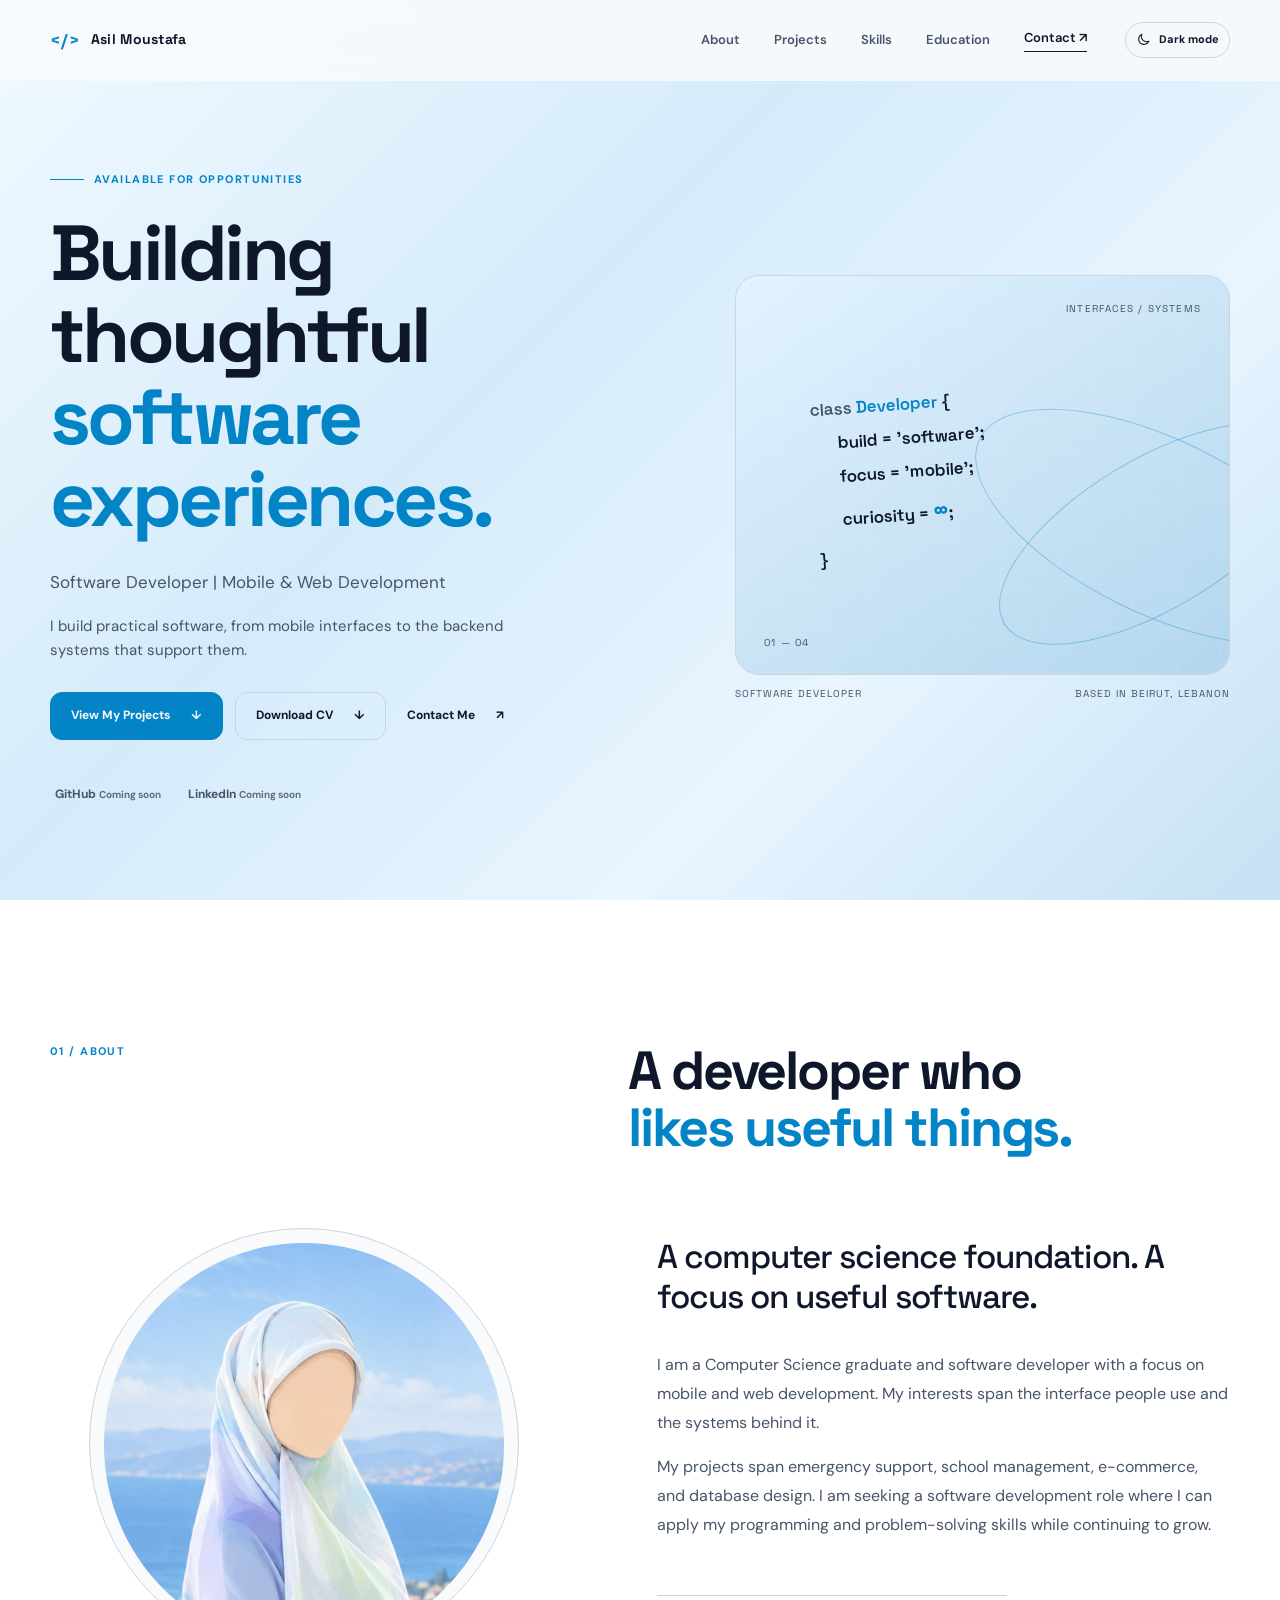
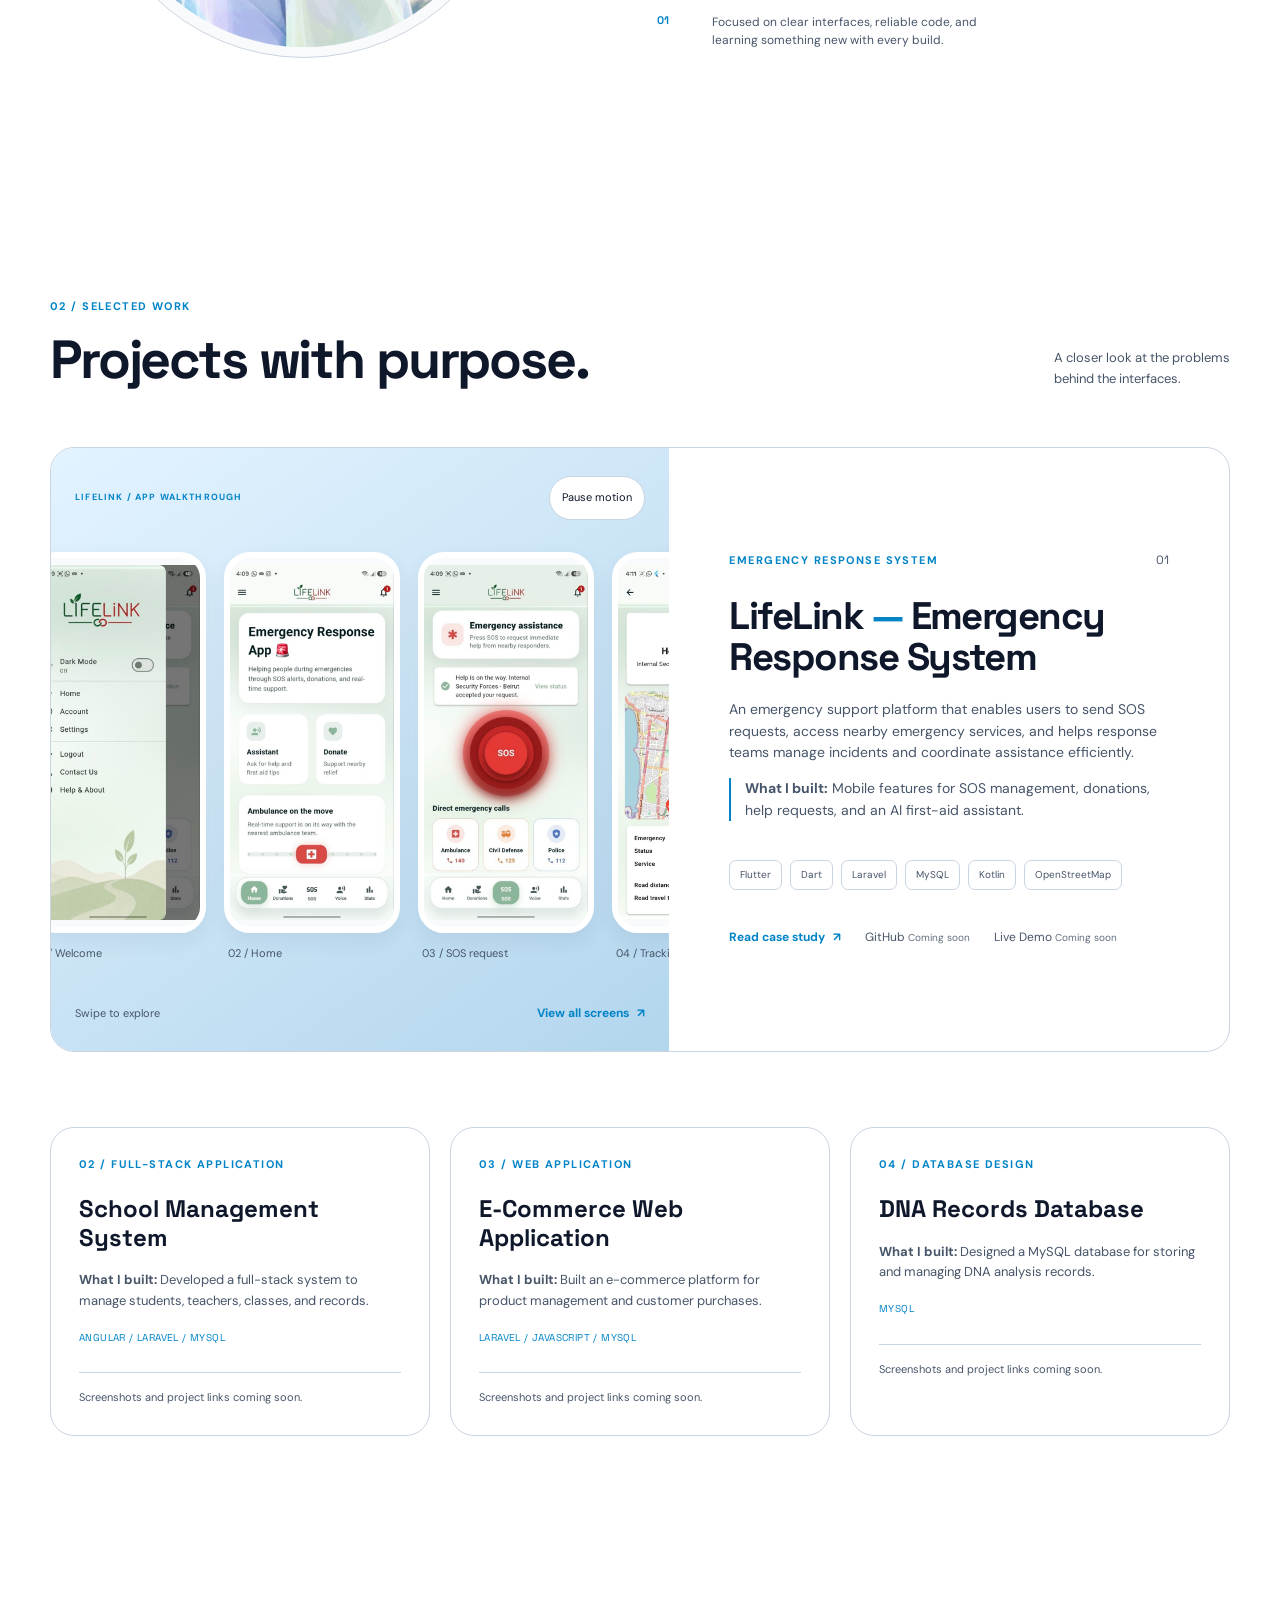
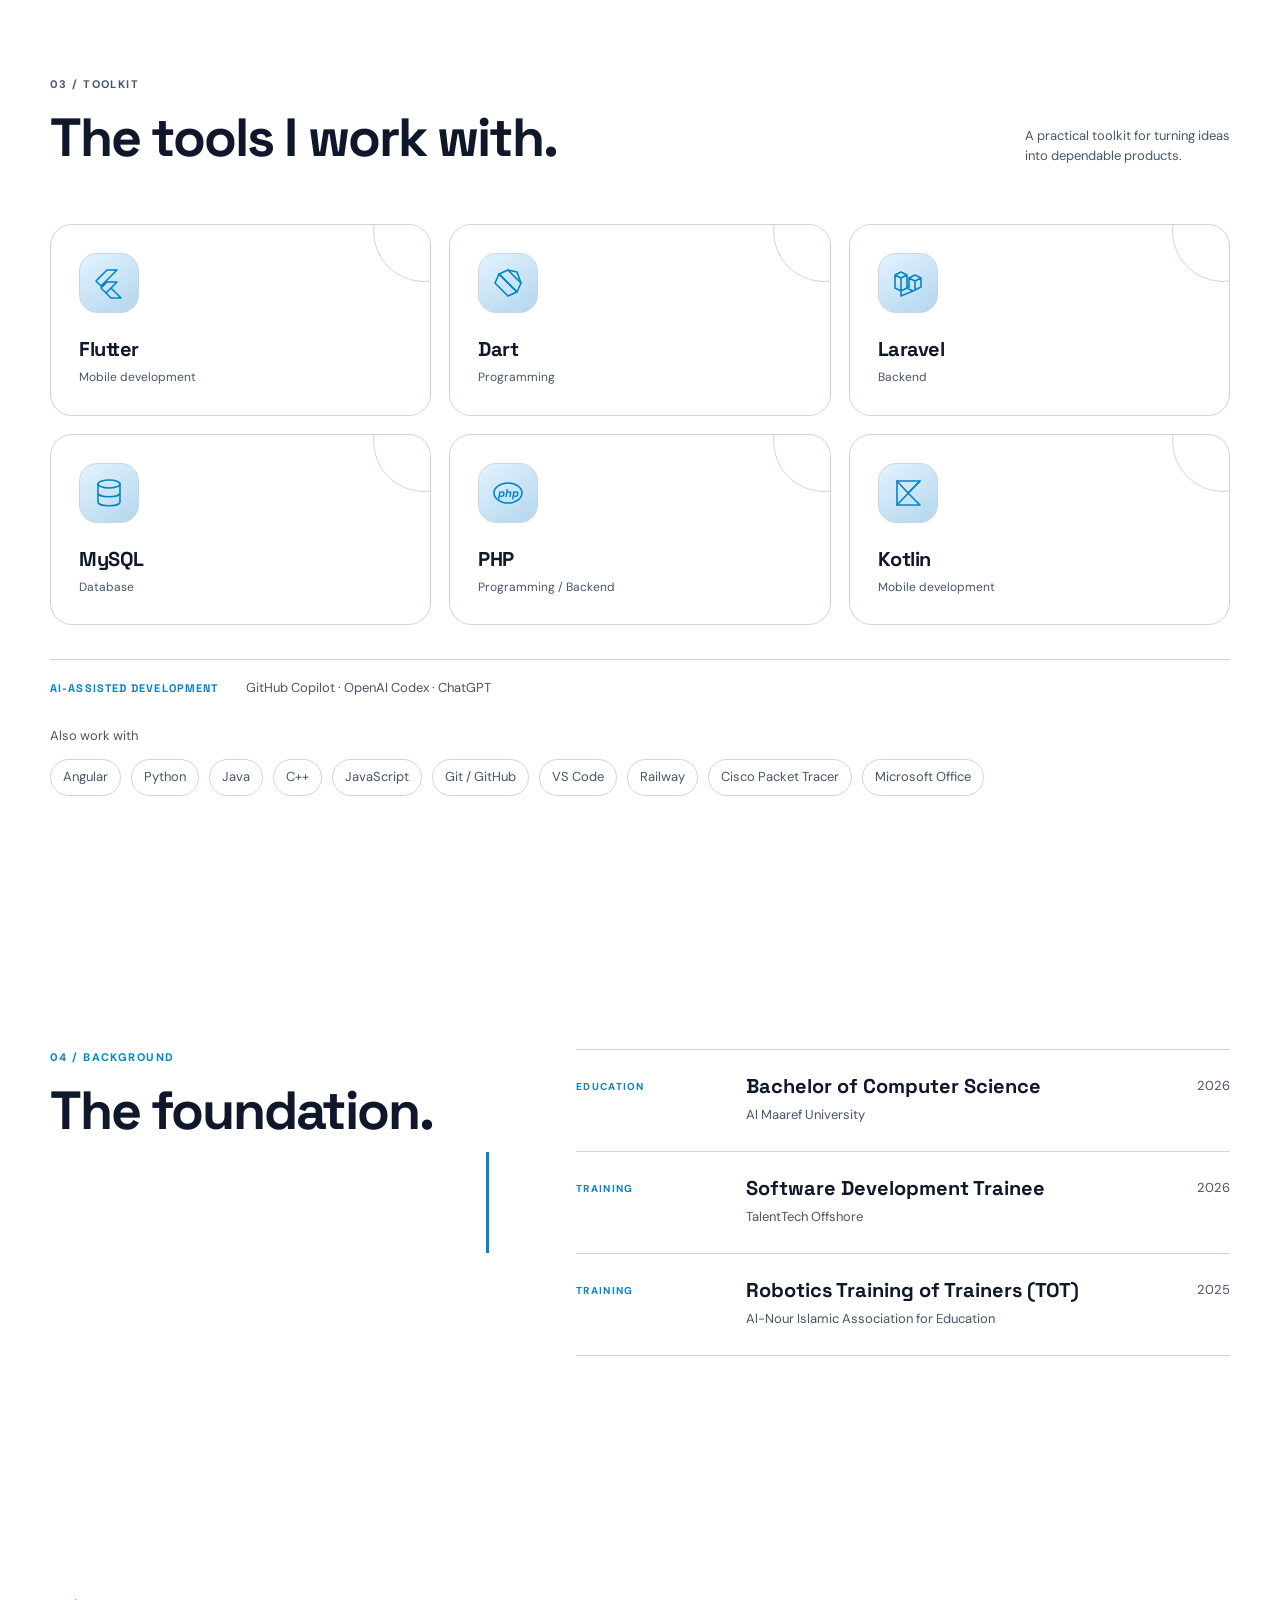
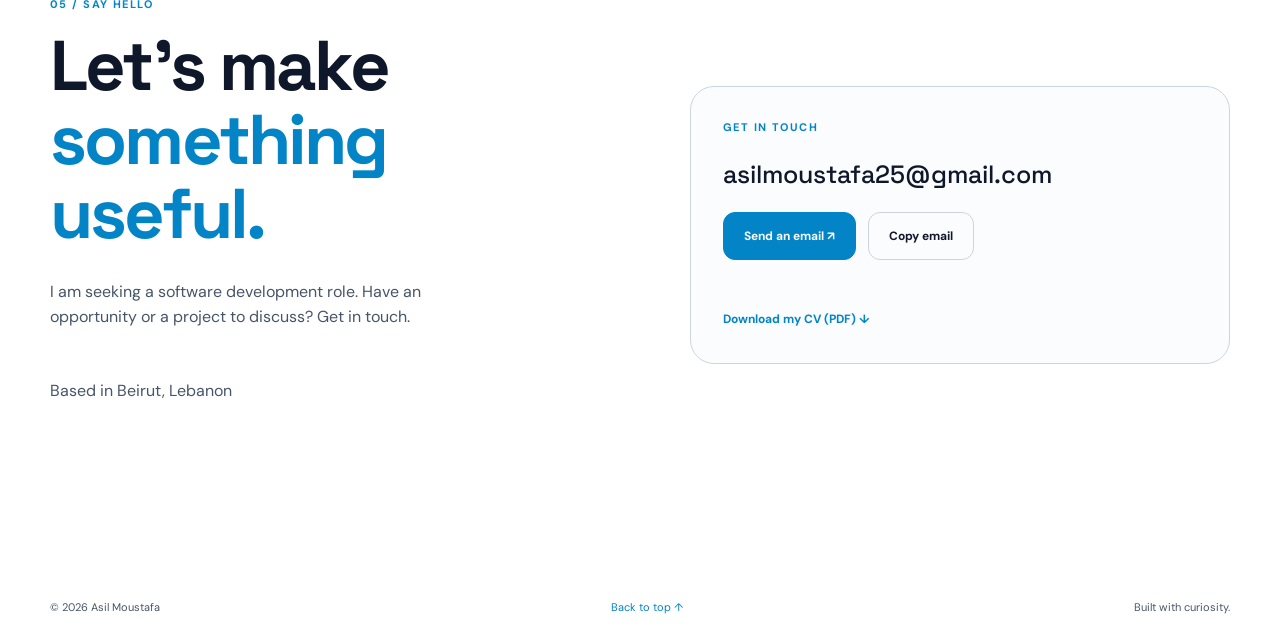
<file: index.html>
<!DOCTYPE html>
<html lang="en">
<head>
  <meta charset="UTF-8">
  <meta name="viewport" content="width=device-width, initial-scale=1.0">
  <meta name="description" content="Asil Moustafa - Computer Science Graduate | Software Developer | Focused on Mobile Development">
  <title>Asil Moustafa | Software Developer</title>
  <link rel="preconnect" href="https://fonts.googleapis.com">
  <link rel="preconnect" href="https://fonts.gstatic.com" crossorigin>
  <link href="https://fonts.googleapis.com/css2?family=DM+Sans:wght@400;500;600;700&family=Space+Grotesk:wght@500;600;700&display=swap" rel="stylesheet">
  <script>
    (() => {
      let savedTheme;
      try { savedTheme = localStorage.getItem('portfolio-theme'); } catch {}
      const systemTheme = window.matchMedia('(prefers-color-scheme: light)').matches ? 'light' : 'dark';
      document.documentElement.dataset.theme = savedTheme === 'light' || savedTheme === 'dark' ? savedTheme : systemTheme;
    })();
  </script>
  <link rel="stylesheet" href="css/style.css">
</head>
<body id="top">
  <a class="skip-link" href="#main-content">Skip to content</a>
  <header class="site-header">
    <div class="container nav-wrap">
      <a class="brand" href="#top" aria-label="Asil Moustafa home"><span class="brand-mark">&lt;/&gt;</span><span>Asil Moustafa</span></a>
      <button class="menu-toggle" type="button" aria-expanded="false" aria-controls="site-nav" aria-label="Open navigation">
        <span></span><span></span><span></span>
      </button>
      <nav class="site-nav" id="site-nav" aria-label="Primary navigation">
        <a href="#about">About</a>
        <a href="#projects">Projects</a>
        <a href="#skills">Skills</a>
        <a href="#education">Education</a>
        <a href="#contact" class="nav-contact">Contact <span aria-hidden="true">↗</span></a>
        <button class="theme-toggle" type="button" aria-label="Switch to light mode" title="Switch to light mode">
          <svg class="theme-icon theme-icon-sun" viewBox="0 0 24 24" aria-hidden="true"><circle cx="12" cy="12" r="4"></circle><path d="M12 2v2M12 20v2M4.93 4.93l1.42 1.42M17.65 17.65l1.42 1.42M2 12h2M20 12h2M4.93 19.07l1.42-1.42M17.65 6.35l1.42-1.42"></path></svg>
          <svg class="theme-icon theme-icon-moon" viewBox="0 0 24 24" aria-hidden="true"><path d="M20.5 14.7A8.5 8.5 0 0 1 9.3 3.5 8.5 8.5 0 1 0 20.5 14.7Z"></path></svg>
          <span class="theme-toggle-text">Light mode</span>
        </button>
      </nav>
    </div>
  </header>

  <main id="main-content">
    <section class="hero section-pad" aria-labelledby="hero-title">
      <div class="container hero-grid">
        <div class="hero-copy reveal">
          <p class="eyebrow"><span class="eyebrow-line"></span> Available for opportunities</p>
          <h1 id="hero-title">Building thoughtful<br><em>software experiences.</em></h1>
          <p class="hero-intro">Software Developer | Mobile & Web Development</p>
          <p class="hero-summary">I build practical software, from mobile interfaces to the backend systems that support them.</p>
          <div class="hero-actions">
            <a class="button button-primary" href="#projects">View My Projects <span aria-hidden="true">↓</span></a>
            <a class="button button-resume" href="assets/CV_Asil_Moustafa.pdf" download>Download CV <span aria-hidden="true">&#8595;</span></a>
            <a class="button button-quiet" href="#contact">Contact Me <span aria-hidden="true">↗</span></a>
          </div>
          <div class="social-links" aria-label="Social links">
            <span class="pending-link">GitHub <small>Coming soon</small></span>
            <span class="pending-link">LinkedIn <small>Coming soon</small></span>
          </div>
        </div>
        <div class="hero-visual reveal reveal-delay-1">
          <div class="visual-frame">
            <div class="visual-grid"></div>
            <div class="code-card" aria-label="Code illustration">
              <span class="code-muted">class</span> <span class="code-accent">Developer</span> {
              <br><span class="code-indent">build = <span class="code-light">'software'</span>;</span>
              <br><span class="code-indent">focus = <span class="code-light">'mobile'</span>;</span>
              <br><span class="code-indent">curiosity = <span class="code-number">∞</span>;</span>
              <br>}
            </div>
            <div class="visual-note note-one">interfaces / systems</div>
            <div class="visual-note note-two">01 — 04</div>
            <div class="visual-orbit orbit-one"></div>
            <div class="visual-orbit orbit-two"></div>
          </div>
          <div class="visual-caption"><span>Software Developer</span><span>Based in Beirut, Lebanon</span></div>
        </div>
      </div>
    </section>

    <section class="about section-pad" id="about" aria-labelledby="about-title">
      <div class="container split-heading reveal"><p class="section-index">01 / About</p><h2 id="about-title">A developer who<br><span>likes useful things.</span></h2></div>
      <div class="container about-grid">
        <div class="about-photo profile-photo reveal reveal-delay-1">
          <img src="assets/images/profile.png" alt="Asil Moustafa">
        </div>
        <div class="about-content reveal reveal-delay-2">
          <p class="large-copy">A computer science foundation. A focus on useful software.</p>
          <p class="about-story">I am a Computer Science graduate and software developer with a focus on mobile and web development. My interests span the interface people use and the systems behind it.</p>
          <p class="about-story">My projects span emergency support, school management, e-commerce, and database design. I am seeking a software development role where I can apply my programming and problem-solving skills while continuing to grow.</p>
          <div class="about-meta"><span>01</span><p>Focused on clear interfaces, reliable code, and learning something new with every build.</p></div>
        </div>
      </div>
    </section>

    <section class="projects section-pad" id="projects" aria-labelledby="projects-title">
      <div class="container section-heading-row reveal"><div><p class="section-index">02 / Selected work</p><h2 id="projects-title">Projects with purpose.</h2></div><p class="heading-aside">A closer look at the problems<br>behind the interfaces.</p></div>
      <div class="container featured-project reveal">
        <div class="featured-visual lifelink-preview">
          <div class="gallery-heading"><span class="project-kicker">LifeLink / App walkthrough</span><button class="gallery-pause" type="button" aria-pressed="false">Pause motion</button></div>
          <div class="screenshot-window" tabindex="0" role="region" aria-label="LifeLink screenshots. Scroll horizontally to explore; motion pauses on focus.">
            <div class="screenshot-track" data-lifelink-gallery></div>
          </div>
          <div class="gallery-footer"><span>Swipe to explore</span><a class="text-link" href="lifelink.html">View all screens <span aria-hidden="true">&#8599;</span></a></div>
        </div>
        <div class="project-details"><div class="project-title-row"><p class="project-kicker">Emergency response system</p><span class="project-year">01</span></div><h3>LifeLink <em>—</em> Emergency Response System</h3><p>An emergency support platform that enables users to send SOS requests, access nearby emergency services, and helps response teams manage incidents and coordinate assistance efficiently.</p><p class="project-contribution"><strong>What I built:</strong> Mobile features for SOS management, donations, help requests, and an AI first-aid assistant.</p><div class="tech-list"><span>Flutter</span><span>Dart</span><span>Laravel</span><span>MySQL</span><span>Kotlin</span><span>OpenStreetMap</span></div><div class="project-actions"><a class="text-link" href="lifelink.html">Read case study <span aria-hidden="true">&#8599;</span></a><span class="pending-link">GitHub <small>Coming soon</small></span><span class="pending-link">Live Demo <small>Coming soon</small></span></div></div>
      </div>
      <div class="container project-grid"><article class="small-project project-summary reveal"><p class="project-kicker">02 / Full-stack application</p><h3>School Management System</h3><p><strong>What I built:</strong> Developed a full-stack system to manage students, teachers, classes, and records.</p><span class="tech-placeholder">Angular / Laravel / MySQL</span><p class="project-pending">Screenshots and project links coming soon.</p></article><article class="small-project project-summary reveal"><p class="project-kicker">03 / Web application</p><h3>E-Commerce Web Application</h3><p><strong>What I built:</strong> Built an e-commerce platform for product management and customer purchases.</p><span class="tech-placeholder">Laravel / JavaScript / MySQL</span><p class="project-pending">Screenshots and project links coming soon.</p></article><article class="small-project project-summary reveal"><p class="project-kicker">04 / Database design</p><h3>DNA Records Database</h3><p><strong>What I built:</strong> Designed a MySQL database for storing and managing DNA analysis records.</p><span class="tech-placeholder">MySQL</span><p class="project-pending">Screenshots and project links coming soon.</p></article></div>
    </section>

    <section class="skills section-pad" id="skills" aria-labelledby="skills-title">
      <div class="container section-heading-row reveal"><div><p class="section-index">03 / Toolkit</p><h2 id="skills-title">The tools I work with.</h2></div><p class="heading-aside">A practical toolkit for turning ideas<br>into dependable products.</p></div>
      <div class="container toolkit-grid">
        <article class="tool-card reveal" style="--icon-delay: -1.2s">
          <div class="tool-icon" aria-hidden="true"><svg viewBox="0 0 32 32" fill="none" stroke="currentColor" stroke-width="1.6" stroke-linecap="round" stroke-linejoin="round"><path d="M24 3 8 19l-5-5L14 3ZM24 15 13 26l-5-5 6-6Z"/><path d="m13 26 5 5h10L18 21"/></svg></div>
          <h3>Flutter</h3><p>Mobile development</p>
        </article>
        <article class="tool-card reveal" style="--icon-delay: -0.0s">
          <div class="tool-icon" aria-hidden="true"><svg viewBox="0 0 32 32" fill="none" stroke="currentColor" stroke-width="1.6" stroke-linecap="round" stroke-linejoin="round"><path d="m7 7 9-4 13 13-4 9Z"/><path d="m7 7 18 18M16 3l9 2 4 11M7 7 3 16l13 13 9-4"/></svg></div>
          <h3>Dart</h3><p>Programming</p>
        </article>
        <article class="tool-card reveal" style="--icon-delay: -1.8s">
          <div class="tool-icon" aria-hidden="true"><svg viewBox="0 0 32 32" fill="none" stroke="currentColor" stroke-width="1.6" stroke-linecap="round" stroke-linejoin="round"><path d="m3 8 6-3 6 3v13l6 3 8-4v-9l-6-3-6 3v9L9 24l-6-3ZM3 8l6 3 6-3M9 11v13M17 11l6 3 6-3M23 14v9M9 24v5l12-5"/></svg></div>
          <h3>Laravel</h3><p>Backend</p>
        </article>
        <article class="tool-card reveal" style="--icon-delay: -2.1s">
          <div class="tool-icon" aria-hidden="true"><svg viewBox="0 0 32 32" fill="none" stroke="currentColor" stroke-width="1.6" stroke-linecap="round" stroke-linejoin="round"><ellipse cx="16" cy="7" rx="11" ry="4"/><path d="M5 7v18c0 5 22 5 22 0V7M5 16c0 5 22 5 22 0"/></svg></div>
          <h3>MySQL</h3><p>Database</p>
        </article>
        <article class="tool-card reveal" style="--icon-delay: -0.6s">
          <div class="tool-icon" aria-hidden="true"><svg viewBox="0 0 32 32" fill="none" stroke="currentColor" stroke-width="1.6" stroke-linecap="round" stroke-linejoin="round"><ellipse cx="16" cy="16" rx="14" ry="10"/><text x="16" y="20" text-anchor="middle" stroke="none" fill="currentColor" font-size="11" font-weight="700" font-style="italic">php</text></svg></div>
          <h3>PHP</h3><p>Programming / Backend</p>
        </article>
        <article class="tool-card reveal" style="--icon-delay: -1.5s">
          <div class="tool-icon" aria-hidden="true"><svg viewBox="0 0 32 32" fill="none" stroke="currentColor" stroke-width="1.6" stroke-linecap="round" stroke-linejoin="round"><path d="M5 4h23L16 16l12 12H5Z"/><path d="M5 28 28 4M5 4l11 12"/></svg></div>
          <h3>Kotlin</h3><p>Mobile development</p>
        </article>
      </div>
      <div class="container ai-tools-note"><p>AI-assisted development</p><span>GitHub Copilot · OpenAI Codex · ChatGPT</span></div>
      <div class="container also-tools"><p>Also work with</p><ul><li>Angular</li><li>Python</li><li>Java</li><li>C++</li><li>JavaScript</li><li>Git / GitHub</li><li>VS Code</li><li>Railway</li><li>Cisco Packet Tracer</li><li>Microsoft Office</li></ul></div>
    </section>

    <section class="credentials section-pad" id="education" aria-labelledby="education-title">
      <div class="container credentials-grid"><div class="reveal"><p class="section-index">04 / Background</p><h2 id="education-title">The foundation.</h2></div><div class="credential-list"><article class="credential-item reveal"><span class="credential-type">Education</span><div><h3>Bachelor of Computer Science</h3><p>Al Maaref University</p></div><time>2026</time></article><article class="credential-item certificate-item reveal reveal-delay-1"><span class="credential-type">Training</span><div><h3>Software Development Trainee</h3><p>TalentTech Offshore</p></div><time>2026</time></article><article class="credential-item reveal"><span class="credential-type">Training</span><div><h3>Robotics Training of Trainers (TOT)</h3><p>Al-Nour Islamic Association for Education</p></div><time>2025</time></article></div></div>
    </section>

    <section class="contact section-pad" id="contact" aria-labelledby="contact-title">
      <div class="container contact-grid">
        <div class="contact-copy reveal"><p class="section-index">05 / Say hello</p><h2 id="contact-title">Let&#8217;s make<br><em>something useful.</em></h2><p>I am seeking a software development role. Have an opportunity or a project to discuss? Get in touch.</p><p class="contact-location">Based in Beirut, Lebanon</p></div>
        <div class="contact-panel reveal"><p class="project-kicker">Get in touch</p><a class="contact-email" href="mailto:asilmoustafa25@gmail.com">asilmoustafa25@gmail.com</a><div class="contact-actions"><a class="button button-primary" href="mailto:asilmoustafa25@gmail.com">Send an email &#8599;</a><button class="button button-resume" type="button" data-copy-email="asilmoustafa25@gmail.com">Copy email</button></div><p class="copy-status" role="status" aria-live="polite"></p><a class="text-link" href="assets/CV_Asil_Moustafa.pdf" download>Download my CV (PDF) &#8595;</a></div>
      </div>
    </section>
  </main>

  <footer class="site-footer"><div class="container footer-wrap"><span>© 2026 Asil Moustafa</span><a href="#top">Back to top ↑</a><span>Built with curiosity.</span></div></footer>
  <script src="js/gallery.js"></script>
  <script src="js/script.js"></script>
</body>
</html>
</file>
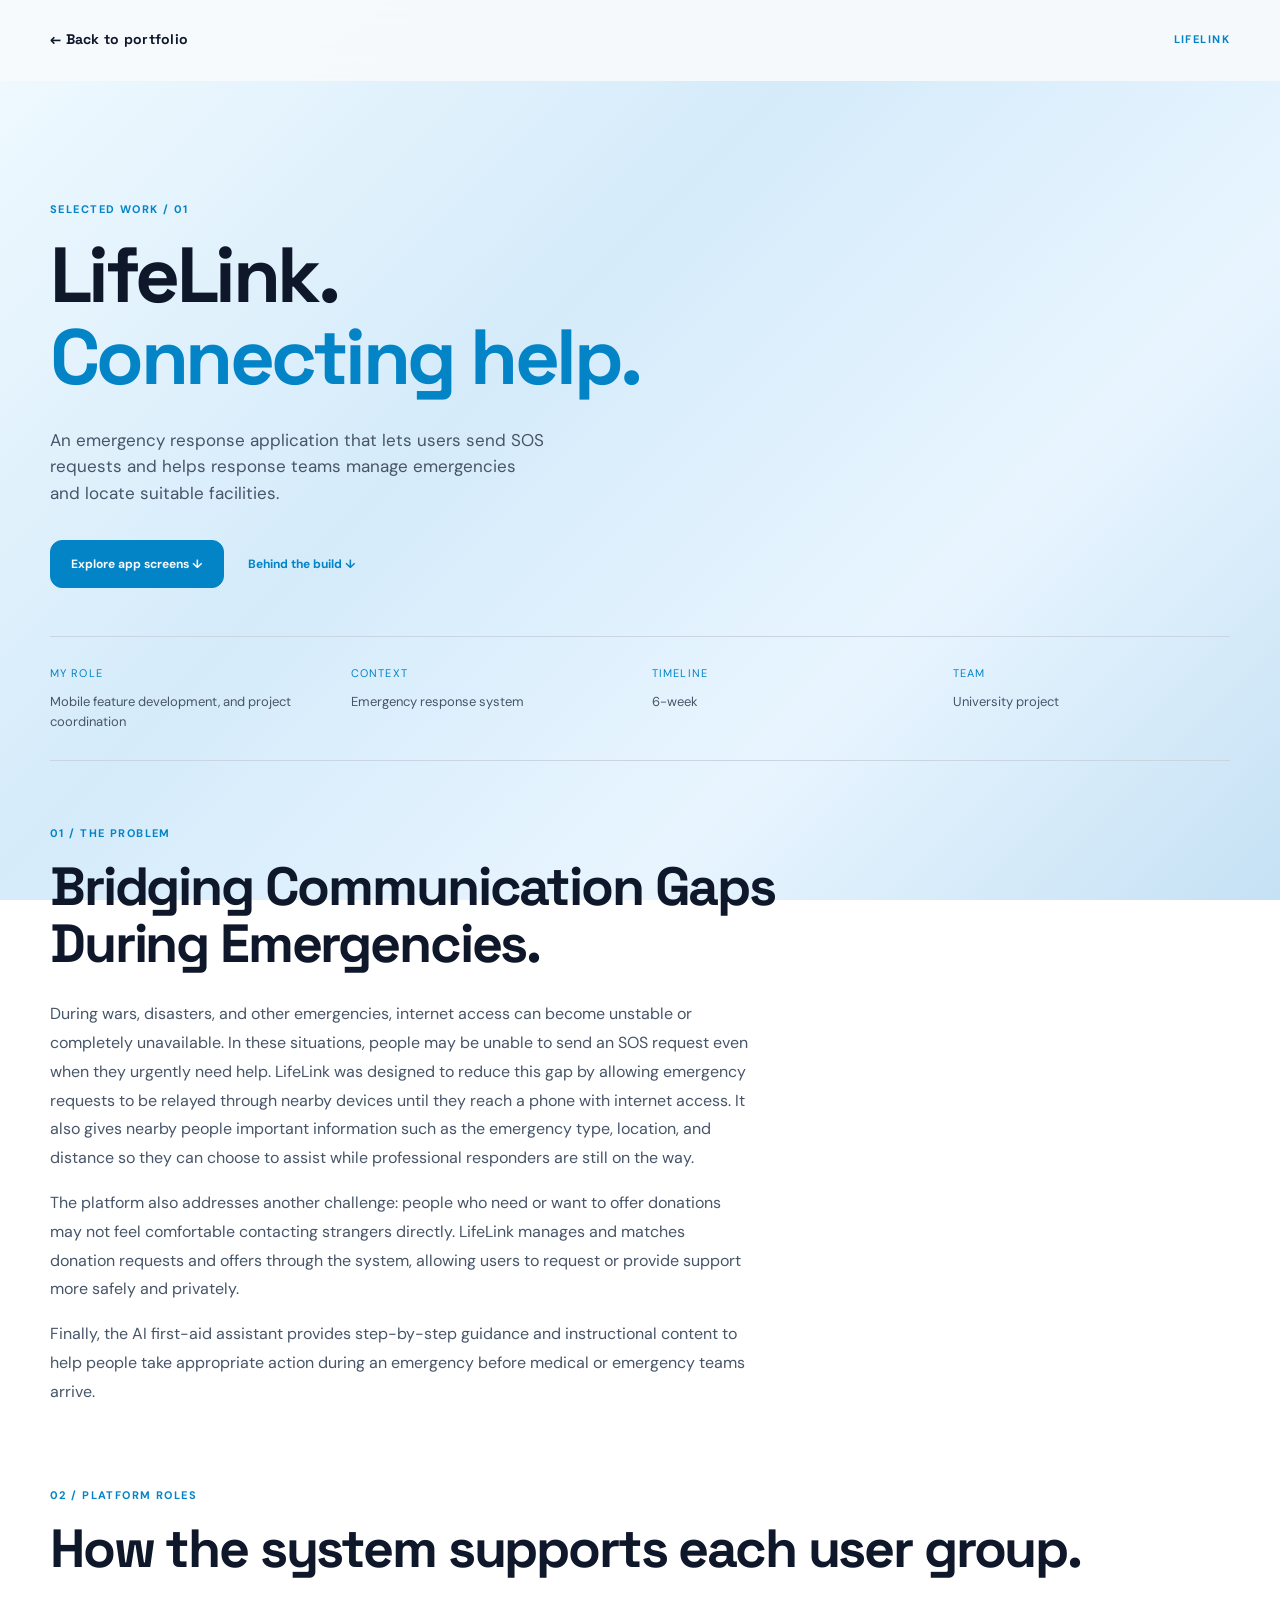
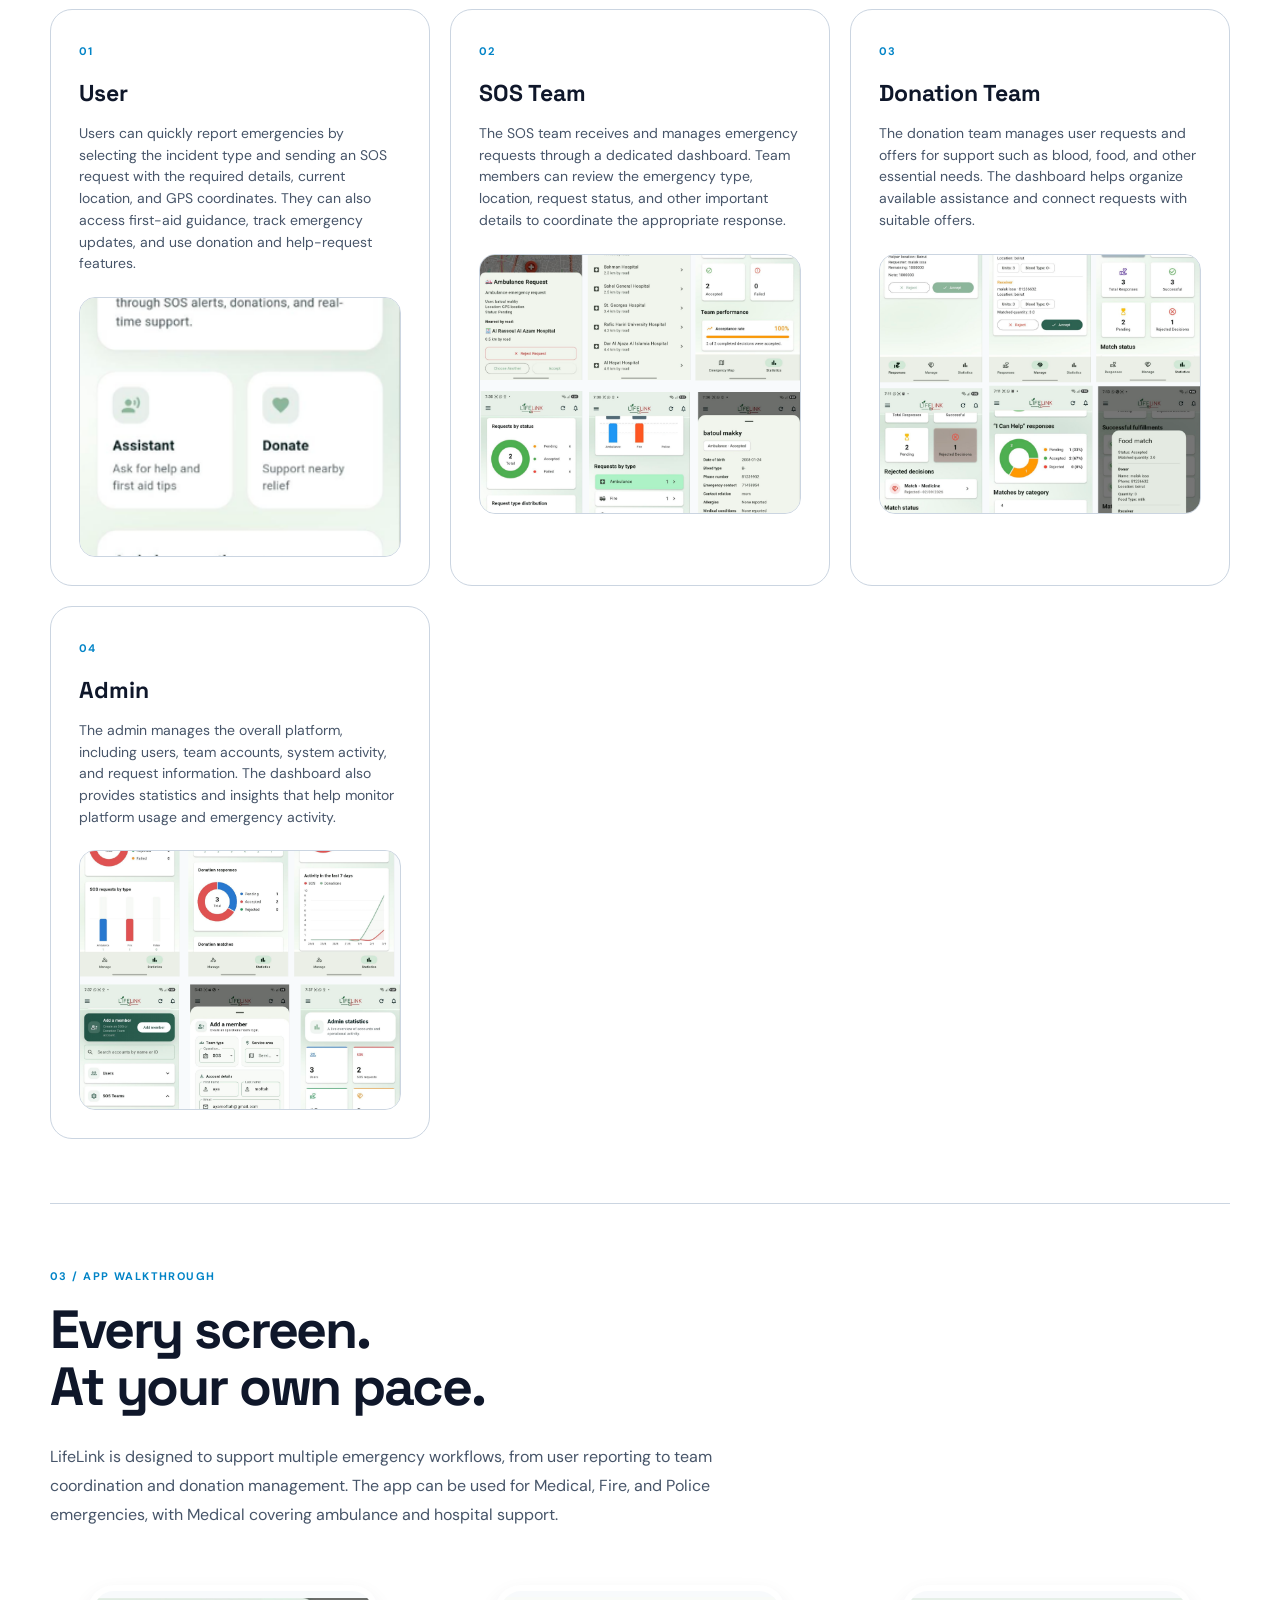
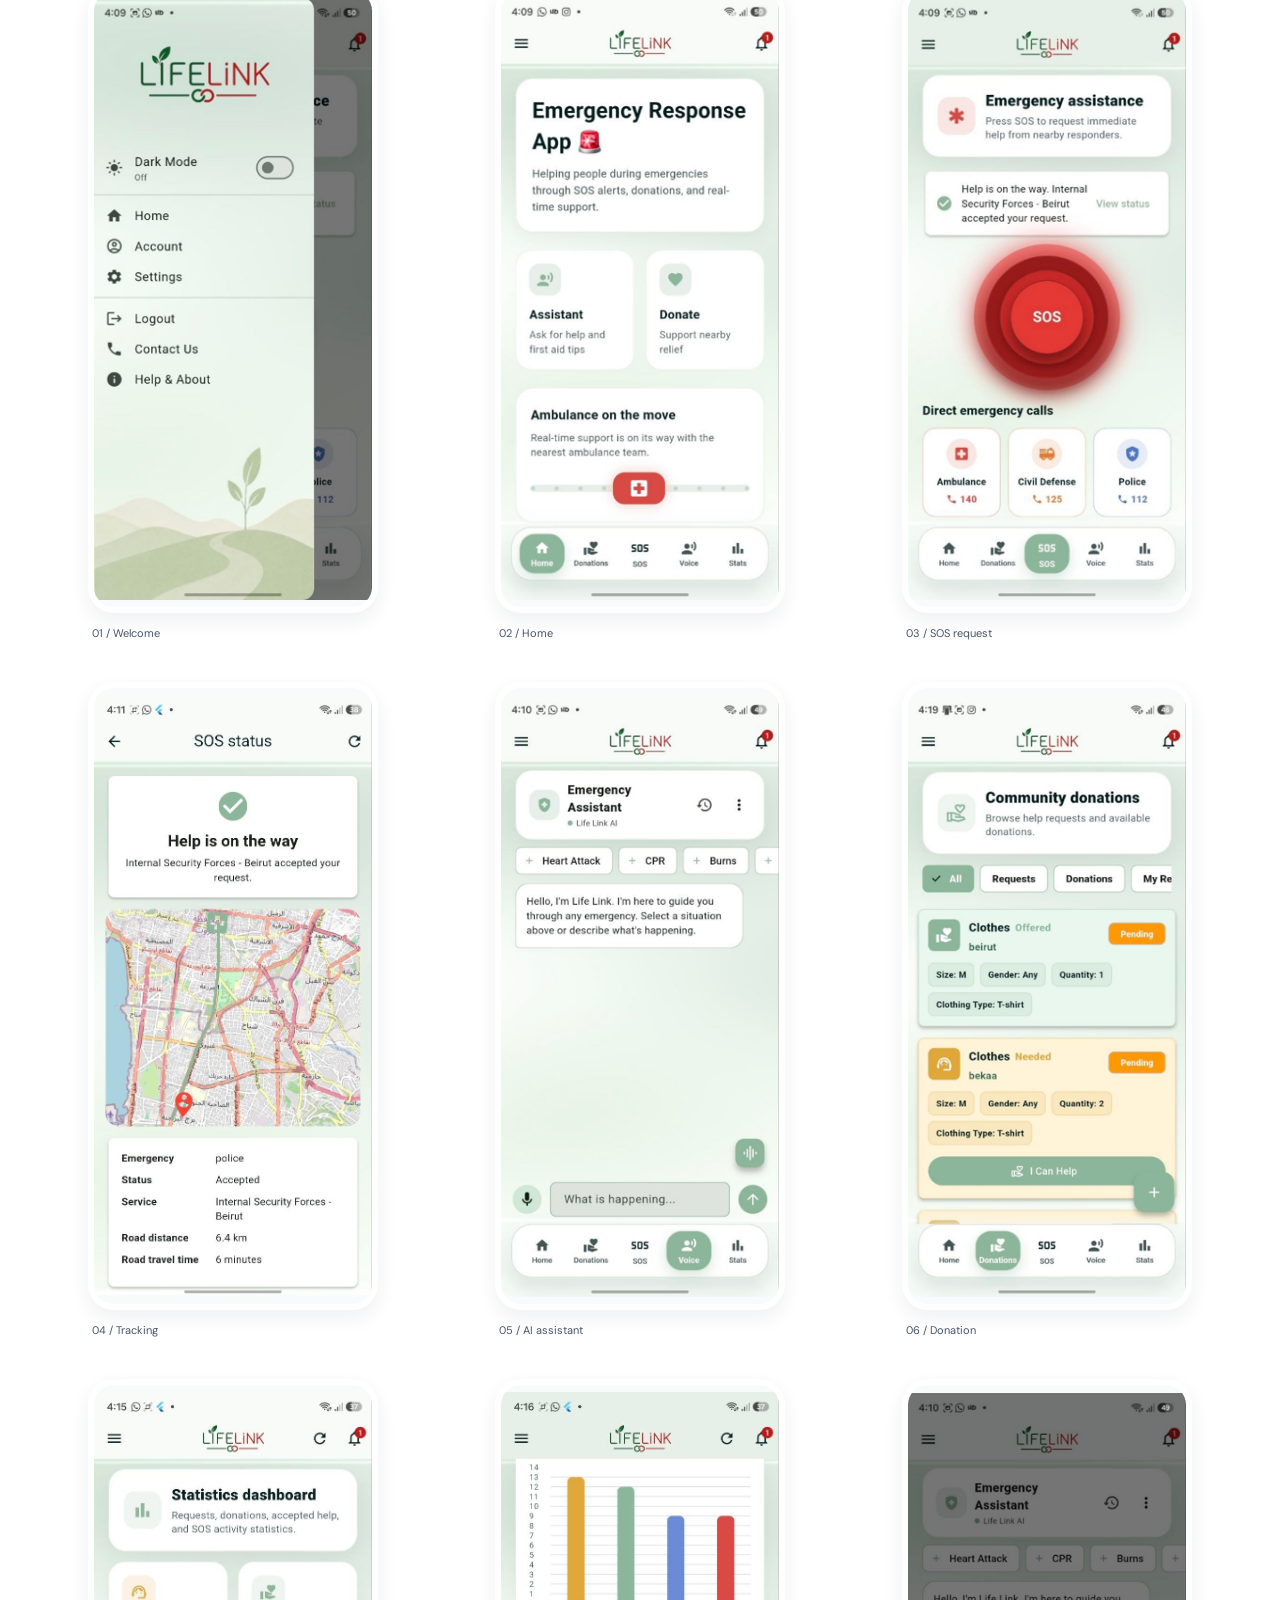
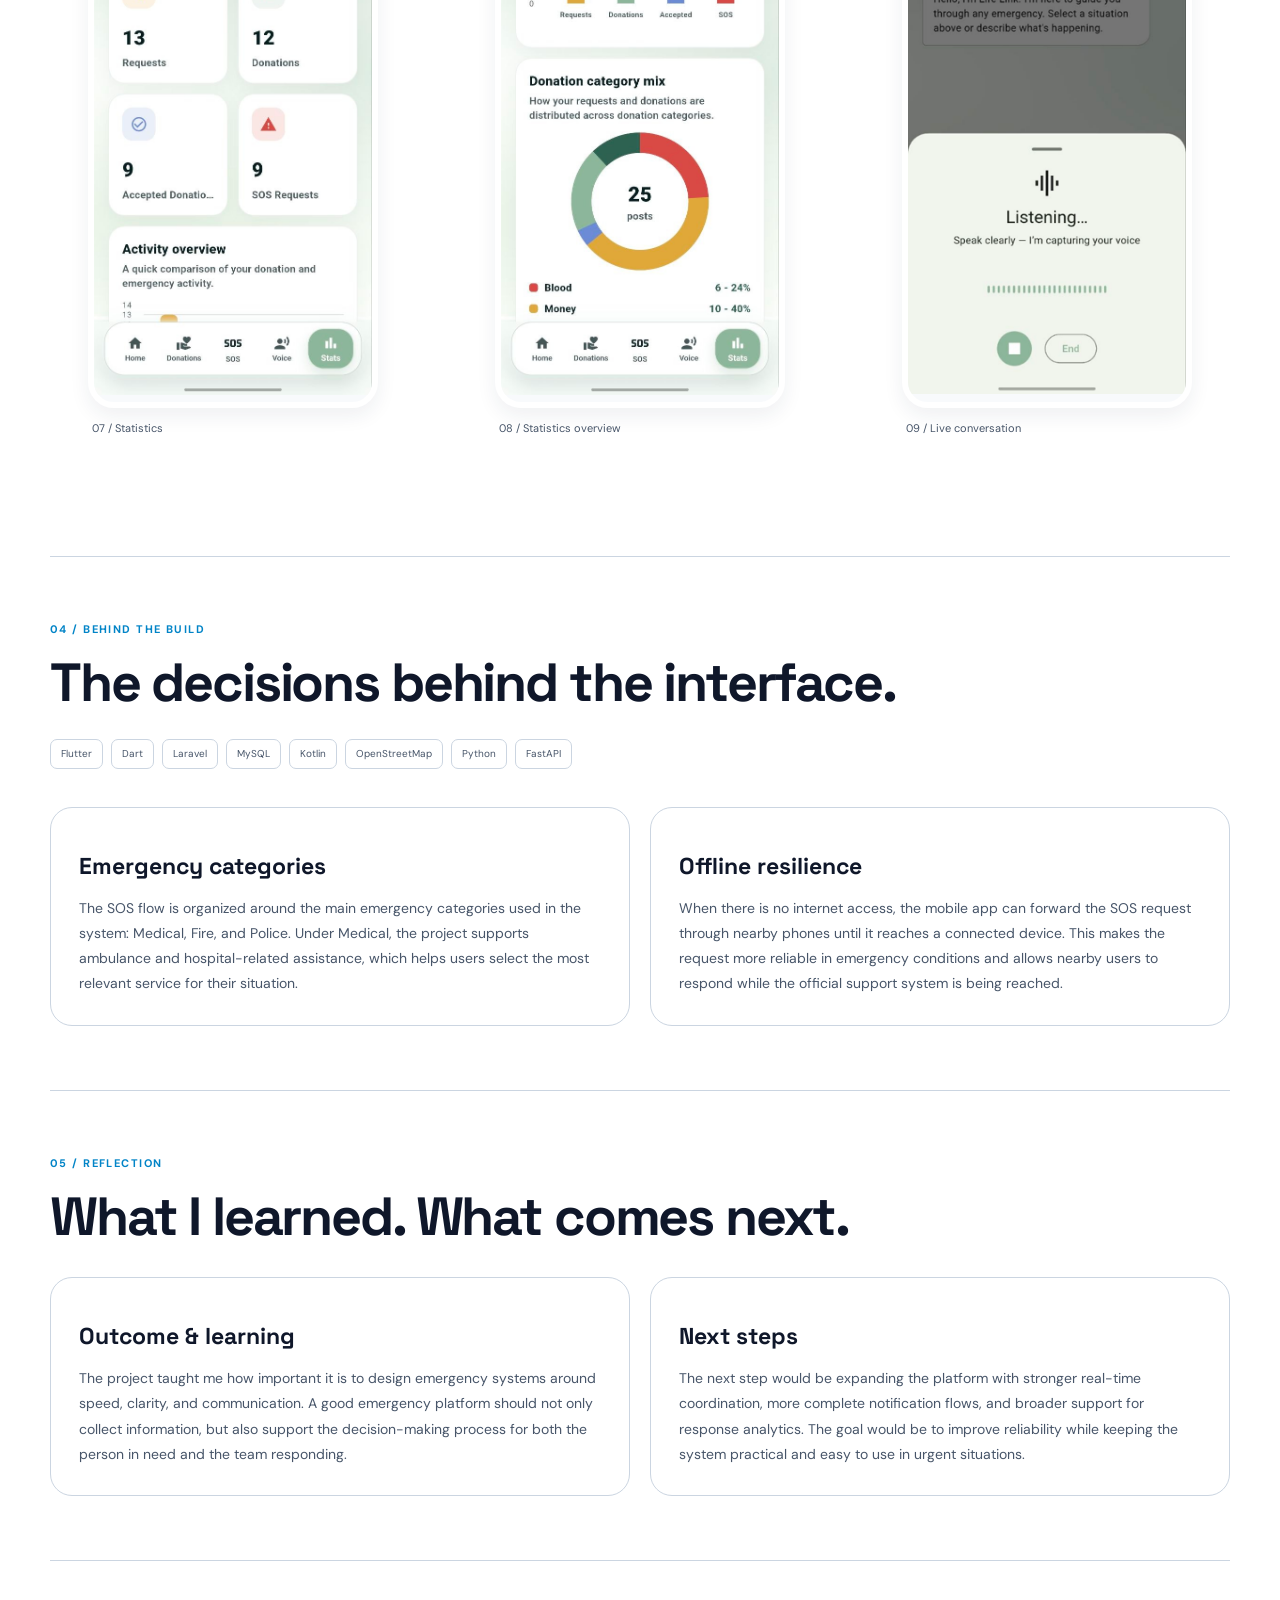
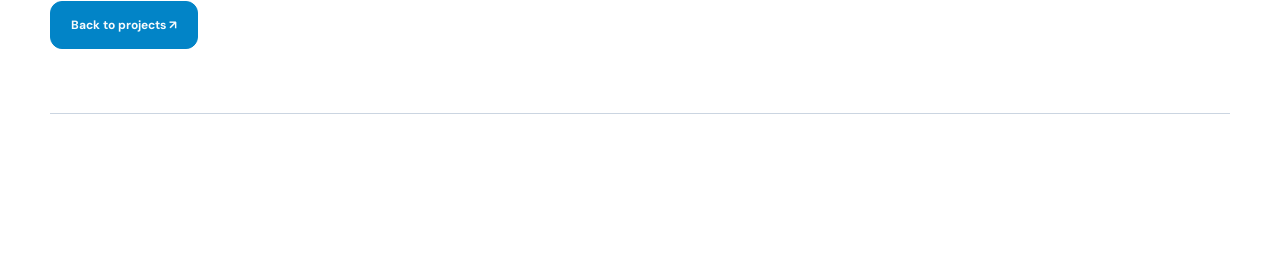
<file: lifelink.html>
<!DOCTYPE html>
<html lang="en">
<head>
  <meta charset="UTF-8">
  <meta name="viewport" content="width=device-width, initial-scale=1.0">
  <meta name="description" content="LifeLink emergency response system: project overview, development process, and app screenshots.">
  <title>LifeLink | Project case study</title>
  <link rel="preconnect" href="https://fonts.googleapis.com">
  <link rel="preconnect" href="https://fonts.gstatic.com" crossorigin>
  <link href="https://fonts.googleapis.com/css2?family=DM+Sans:wght@400;500;600;700&family=Space+Grotesk:wght@500;600;700&display=swap" rel="stylesheet">
  <script>
    (() => {
      let savedTheme;
      try { savedTheme = localStorage.getItem('portfolio-theme'); } catch {}
      document.documentElement.dataset.theme = savedTheme === 'dark' ? 'dark' : 'light';
    })();
  </script>
  <link rel="stylesheet" href="css/style.css">
</head>
<body class="gallery-page">
  <a class="skip-link" href="#main-content">Skip to case study</a>
  <header class="site-header"><div class="container nav-wrap"><a class="brand" href="index.html#projects">&#8592; Back to portfolio</a><span class="project-kicker">LifeLink</span></div></header>
  <main id="main-content" class="container section-pad">
    <p class="section-index">Selected work / 01</p>
    <h1>LifeLink.<br><em>Connecting help.</em></h1>
    <p class="hero-intro">An emergency response application that lets users send SOS requests and helps response teams manage emergencies and locate suitable facilities.</p>
    <div class="case-actions"><a class="button button-primary" href="#screens">Explore app screens &#8595;</a><a class="text-link" href="#development">Behind the build &#8595;</a></div>
    <dl class="case-facts">
      <div><dt>My role</dt><dd>Mobile feature development, and project coordination</dd></div>
      <div><dt>Context</dt><dd>Emergency response system</dd></div>
      <div><dt>Timeline</dt><dd>6-week</dd></div>
      <div><dt>Team</dt><dd>University project</dd></div>
    </dl>
    <section class="case-section" aria-labelledby="problem-title">
      <p class="section-index">01 / The problem</p>
      <h2 id="problem-title">Bridging Communication Gaps<br>During Emergencies.</h2>
      <p class="case-copy">During wars, disasters, and other emergencies, internet access can become unstable or completely unavailable. In these situations, people may be unable to send an SOS request even when they urgently need help.
LifeLink was designed to reduce this gap by allowing emergency requests to be relayed through nearby devices until they reach a phone with internet access. It also gives nearby people important information such as the emergency type, location, and distance so they can choose to assist while professional responders are still on the way.</p>
      <p class="case-copy">The platform also addresses another challenge: people who need or want to offer donations may not feel comfortable contacting strangers directly. LifeLink manages and matches donation requests and offers through the system, allowing users to request or provide support more safely and privately.</p>
      <p class="case-copy">Finally, the AI first-aid assistant provides step-by-step guidance and instructional content to help people take appropriate action during an emergency before medical or emergency teams arrive.</p>
    <section class="case-section" aria-labelledby="contribution-title">
      <p class="section-index">02 / Platform roles</p>
      <h2 id="contribution-title">How the system supports each user group.</h2>
      <div class="case-card-grid">
        <article class="case-card">
          <span class="section-index">01</span>
          <h3>User</h3>
          <p>Users can quickly report emergencies by selecting the incident type and sending an SOS request with the required details, current location, and GPS coordinates. They can also access first-aid guidance, track emergency updates, and use donation and help-request features.</p>
          <figure class="case-role-media">
            <img src="assets/images/lifelink-home.png" alt="LifeLink user emergency request screen">
          </figure>
        </article>
        <article class="case-card">
          <span class="section-index">02</span>
          <h3>SOS Team</h3>
          <p>The SOS team receives and manages emergency requests through a dedicated dashboard. Team members can review the emergency type, location, request status, and other important details to coordinate the appropriate response.</p>
          <figure class="case-role-media">
            <img src="assets/images/lifelink-sosteam.png" alt="LifeLink SOS team monitoring screen">
          </figure>
        </article>
        <article class="case-card">
          <span class="section-index">03</span>
          <h3>Donation Team</h3>
          <p>The donation team manages user requests and offers for support such as blood, food, and other essential needs. The dashboard helps organize available assistance and connect requests with suitable offers.</p>
          <figure class="case-role-media">
            <img src="assets/images/lifelink-donationteam.png" alt="LifeLink donation team management screen">
          </figure>
        </article>
        <article class="case-card">
          <span class="section-index">04</span>
          <h3>Admin</h3>
          <p>The admin manages the overall platform, including users, team accounts, system activity, and request information. The dashboard also provides statistics and insights that help monitor platform usage and emergency activity.</p>
          <figure class="case-role-media">
            <img src="assets/images/lifelink-admin.png" alt="LifeLink admin dashboard screen">
          </figure>
        </article>
      </div>
    </section>
    <section class="case-section" id="screens" aria-labelledby="screens-title">
      <p class="section-index">03 / App walkthrough</p>
      <h2 id="screens-title">Every screen.<br>At your own pace.</h2>
      <p class="case-copy">LifeLink is designed to support multiple emergency workflows, from user reporting to team coordination and donation management. The app can be used for Medical, Fire, and Police emergencies, with Medical covering ambulance and hospital support.</p>
      <div class="full-gallery" data-lifelink-gallery data-gallery-mode="full"></div>
    </section>
    <section class="case-section" id="development" aria-labelledby="development-title">
      <p class="section-index">04 / Behind the build</p>
      <h2 id="development-title">The decisions behind the interface.</h2>
      <div class="tech-list"><span>Flutter</span><span>Dart</span><span>Laravel</span><span>MySQL</span><span>Kotlin</span><span>OpenStreetMap</span><span>Python</span><span>FastAPI</span></div>
      <div class="case-card-grid case-card-grid-two">
        <article class="case-card"><h3>Emergency categories</h3><p class="case-copy">The SOS flow is organized around the main emergency categories used in the system: Medical, Fire, and Police. Under Medical, the project supports ambulance and hospital-related assistance, which helps users select the most relevant service for their situation.</p></article>
        <article class="case-card"><h3>Offline resilience</h3><p class="case-copy">When there is no internet access, the mobile app can forward the SOS request through nearby phones until it reaches a connected device. This makes the request more reliable in emergency conditions and allows nearby users to respond while the official support system is being reached.</p></article>
      </div>
    </section>
    <section class="case-section" aria-labelledby="outcome-title">
      <p class="section-index">05 / Reflection</p>
      <h2 id="outcome-title">What I learned. What comes next.</h2>
      <div class="case-card-grid case-card-grid-two">
        <article class="case-card"><h3>Outcome &amp; learning</h3><p class="case-copy">The project taught me how important it is to design emergency systems around speed, clarity, and communication. A good emergency platform should not only collect information, but also support the decision-making process for both the person in need and the team responding.</p></article>
        <article class="case-card"><h3>Next steps</h3><p class="case-copy">The next step would be expanding the platform with stronger real-time coordination, more complete notification flows, and broader support for response analytics. The goal would be to improve reliability while keeping the system practical and easy to use in urgent situations.</p></article>
      </div>
    </section>
    <a class="button button-primary" href="index.html#projects">Back to projects &#8599;</a>
  </main>
  <script src="js/gallery.js"></script>
</body>
</html>
</file>
<file: css/style.css>
:root {
  --background: #0F172A;
  --card: #1E293B;
  --text: #F8FAFC;
  --secondary: #94A3B8;
  --accent: #38BDF8;
  --accent-hover: #0EA5E9;
  --border: rgba(148, 163, 184, .24);
  --ink: var(--text);
  --muted: var(--secondary);
  --paper: var(--background);
  --cream: var(--card);
  --line: var(--border);
  --teal: var(--accent);
  --accent-contrast: #0F172A;
  --max: 1180px;
}

:root[data-theme="light"] {
  --background: #F8FAFC;
  --card: #FFFFFF;
  --text: #0F172A;
  --secondary: #475569;
  --accent: #0284C7;
  --accent-hover: #0369A1;
  --border: #CBD5E1;
  --accent-contrast: #F8FAFC;
}

html { color-scheme: dark; }
html[data-theme="light"] { color-scheme: light; }

* { box-sizing: border-box; }
body, .site-header, .hero, .about, .skills, .projects, .featured-project, .small-project, .credentials, .contact, .site-footer, .image-placeholder, .project-visual, .skill-group, .credential-list, .credential-item, .theme-toggle, input, textarea { transition: background-color .35s ease, color .35s ease, border-color .35s ease; }
html { scroll-behavior: smooth; }
body { margin: 0; color: var(--ink); background: var(--background); font-family: "DM Sans", sans-serif; line-height: 1.55; transition: background-color .35s ease, color .35s ease; }

a { color: inherit; text-decoration: none; }
button, input, textarea { font: inherit; }
button, a { -webkit-tap-highlight-color: transparent; }
.container { width: min(var(--max), calc(100% - 80px)); margin-inline: auto; }
.section-pad { padding: 120px 0; }
.skip-link { position: fixed; left: 20px; top: -60px; z-index: 20; padding: 10px 16px; background: var(--accent); color: var(--ink); }
.skip-link:focus { top: 20px; }

.site-header { position: sticky; top: 0; z-index: 10; background: color-mix(in srgb, var(--background) 92%, transparent); border-bottom: 1px solid transparent; backdrop-filter: blur(14px); transition: background-color .35s ease, border-color .25s; }
.site-header.scrolled { border-color: var(--line); }
.nav-wrap { min-height: 80px; display: flex; align-items: center; justify-content: space-between; }
.brand { display: inline-flex; align-items: center; gap: 11px; font-family: "Space Grotesk", sans-serif; font-size: 14px; font-weight: 700; letter-spacing: .02em; }
.brand-mark { color: var(--teal); font-size: 17px; }
.site-nav { display: flex; align-items: center; gap: 34px; color: var(--muted); font-size: 13px; font-weight: 600; }
.site-nav a { transition: color .2s; }
.site-nav a:hover, .social-links a:hover, .contact-details a:hover { color: var(--teal); }
.nav-contact { color: var(--ink); border-bottom: 1px solid var(--ink); padding-bottom: 3px; }
.theme-toggle { display: inline-flex; align-items: center; gap: 8px; margin-left: 4px; padding: 8px 10px; border: 1px solid var(--line); border-radius: 999px; color: var(--ink); background: transparent; cursor: pointer; font-size: 11px; font-weight: 700; transition: border-color .25s, color .25s, background-color .25s; }
.theme-toggle:hover { border-color: var(--accent); color: var(--accent); background: color-mix(in srgb, var(--accent) 10%, transparent); }
.theme-icon { width: 15px; height: 15px; fill: none; stroke: currentColor; stroke-linecap: round; stroke-linejoin: round; stroke-width: 1.8; }
.theme-icon-moon { display: none; }
:root[data-theme="light"] .theme-icon-sun { display: none; }
:root[data-theme="light"] .theme-icon-moon { display: block; }
:root[data-theme="light"] .theme-toggle-text { font-size: 0; }
:root[data-theme="light"] .theme-toggle-text::after { content: "Dark mode"; font-size: 11px; }
.menu-toggle { display: none; width: 42px; height: 42px; border: 1px solid var(--line); background: transparent; cursor: pointer; }
.menu-toggle span { display: block; width: 18px; height: 1px; margin: 4px auto; background: var(--ink); transition: transform .2s, opacity .2s; }

.hero { min-height: 680px; display: flex; align-items: center; padding-top: 90px; background: var(--paper); overflow: hidden; }
.hero-grid { display: grid; grid-template-columns: 1.1fr .9fr; gap: 80px; align-items: center; }
.eyebrow, .section-index, .project-kicker, .credential-type { color: var(--teal); font-size: 11px; font-weight: 700; letter-spacing: .13em; text-transform: uppercase; }
.eyebrow { display: flex; align-items: center; gap: 10px; margin: 0 0 25px; }
.eyebrow-line { display: inline-block; width: 34px; height: 1px; background: var(--teal); }
h1, h2, h3, p { margin-top: 0; }
h1, h2, h3 { font-family: "Space Grotesk", sans-serif; line-height: 1.05; }
h1 { max-width: 700px; margin-bottom: 28px; font-size: clamp(48px, 6.1vw, 82px); letter-spacing: -.045em; }
h1 em, h2 em { color: var(--teal); font-style: normal; }
.hero-intro { max-width: 500px; margin-bottom: 34px; color: var(--muted); font-size: 17px; }
.hero-actions { display: flex; flex-wrap: wrap; align-items: center; gap: 12px; }
.button { display: inline-flex; align-items: center; justify-content: center; gap: 21px; min-height: 48px; padding: 0 20px; border: 1px solid var(--ink); cursor: pointer; font-size: 12px; font-weight: 700; transition: background .2s, color .2s, transform .2s; }
.button:hover { transform: translateY(-2px); }
.button-primary { background: var(--accent); border-color: var(--accent); color: var(--accent-contrast); }
.button-primary:hover { background: var(--accent-hover); border-color: var(--accent-hover); }
.button-quiet { border-color: transparent; padding-inline: 8px; }
.button-quiet:hover { color: var(--teal); }
.social-links { display: flex; gap: 22px; margin-top: 45px; color: var(--muted); font-size: 12px; font-weight: 700; }
.social-links a, .contact-details a { transition: color .2s; }
.social-links span, .contact-details span, .text-link span { margin-left: 5px; }
.hero-visual { position: relative; }
.visual-frame { position: relative; min-height: 400px; overflow: hidden; background: var(--teal); }
.visual-grid { position: absolute; inset: 0; opacity: .16; background-image: linear-gradient(rgba(255,255,255,.5) 1px, transparent 1px), linear-gradient(90deg, rgba(255,255,255,.5) 1px, transparent 1px); background-size: 44px 44px; }
.code-card { position: absolute; top: 28%; left: 16%; z-index: 1; color: #e1f0c6; font: 600 17px/2 "Space Grotesk", sans-serif; transform: rotate(-4deg); }
.code-muted { color: #a8d3bf; }.code-accent { color: var(--accent); }.code-light { color: #d9f1db; }.code-number { color: #f1ae67; font-size: 24px; }.code-indent { padding-left: 25px; }
.visual-note { position: absolute; z-index: 2; color: #d2e8d7; font: 10px "Space Grotesk", sans-serif; letter-spacing: .12em; text-transform: uppercase; }.note-one { top: 26px; right: 28px; }.note-two { bottom: 25px; left: 28px; }
.visual-orbit { position: absolute; border: 1px solid rgba(221,240,181,.5); border-radius: 50%; transform: rotate(-31deg); }.orbit-one { width: 350px; height: 150px; right: -100px; bottom: 65px; }.orbit-two { width: 400px; height: 175px; right: -130px; bottom: 60px; transform: rotate(26deg); }
.visual-caption { display: flex; justify-content: space-between; padding-top: 12px; color: var(--muted); font: 10px "Space Grotesk", sans-serif; letter-spacing: .1em; text-transform: uppercase; }

.section-index { margin-bottom: 17px; }.section-heading-row, .split-heading { display: flex; justify-content: space-between; gap: 30px; }.section-heading-row { align-items: end; margin-bottom: 58px; }
h2 { margin-bottom: 0; font-size: clamp(36px, 4.2vw, 57px); letter-spacing: -.04em; }.split-heading { align-items: start; margin-bottom: 72px; }.split-heading h2 { min-width: 51%; }.split-heading h2 span { color: var(--teal); }.heading-aside { margin: 28px 0 0; color: var(--muted); font-size: 13px; }
.about { background: var(--cream); }.about-grid { display: grid; grid-template-columns: 43% 1fr; gap: 100px; align-items: center; }.about-photo { position: relative; min-height: 430px; background: var(--paper); overflow: hidden; }.about-photo img, .project-visual img { width: 100%; height: 100%; object-fit: cover; display: block; }.profile-photo { width: min(100%, 430px); aspect-ratio: 1; min-height: 0; margin-inline: auto; border-radius: 50%; }.profile-photo img { border-radius: 50%; }.image-placeholder { position: absolute; inset: 0; display: flex; flex-direction: column; align-items: center; justify-content: center; gap: 8px; color: var(--muted); background: var(--paper); text-align: center; }.image-placeholder strong { color: var(--ink); font: 600 18px "Space Grotesk", sans-serif; }.image-placeholder span:last-child { font-size: 11px; }.about-photo img + .image-placeholder, .project-visual img + .image-placeholder { display: flex; }.about-photo.has-image img + .image-placeholder, .project-visual.has-image img + .image-placeholder { display: none; }.profile-placeholder { background: var(--teal); color: #cce1c5; }.profile-placeholder span:last-child { color: #e8f3dc; font-family: "Space Grotesk", sans-serif; }.placeholder-icon { font-size: 36px; color: var(--accent); }.large-copy { max-width: 560px; font: 500 clamp(22px, 2.6vw, 34px)/1.22 "Space Grotesk", sans-serif; letter-spacing: -.03em; }.about-meta { display: grid; grid-template-columns: 40px 1fr; gap: 15px; max-width: 350px; margin-top: 55px; padding-top: 17px; border-top: 1px solid var(--line); color: var(--muted); font-size: 12px; }.about-meta p { margin: 0; }.about-meta span { color: var(--teal); font: 700 11px "Space Grotesk", sans-serif; }
.skills { background: var(--background); color: var(--text); }.skills .section-index, .skills .heading-aside { color: var(--secondary); }.skills-grid { display: grid; grid-template-columns: repeat(5, 1fr); border-top: 1px solid var(--border); }.skill-group { min-height: 230px; padding: 25px 22px 20px 0; border-right: 1px solid var(--border); }.skill-group:not(:first-child) { padding-left: 22px; }.skill-number { color: var(--accent); font: 11px "Space Grotesk", sans-serif; }.skill-group h3 { margin: 36px 0 20px; font-size: 18px; }.skill-group ul { padding: 0; margin: 0; list-style: none; color: var(--secondary); font-size: 13px; }.skill-group li { margin: 7px 0; }
.projects { background: var(--paper); }.featured-project { display: grid; grid-template-columns: 1.05fr .95fr; min-height: 500px; margin-bottom: 75px; background: var(--cream); }.project-visual { position: relative; overflow: hidden; background: var(--card); }.featured-visual { min-height: 500px; }.project-label { position: absolute; left: 24px; bottom: 22px; color: var(--muted); font: 10px "Space Grotesk", sans-serif; letter-spacing: .1em; text-transform: uppercase; }.placeholder-cross { color: var(--teal); font: 34px "Space Grotesk", sans-serif; }.featured-visual .image-placeholder { background: var(--card); }.project-details { display: flex; flex-direction: column; justify-content: center; padding: 60px; }.project-title-row { display: flex; justify-content: space-between; align-items: start; }.project-kicker { margin: 0; }.project-year { color: var(--muted); font: 12px "Space Grotesk", sans-serif; }.project-details h3 { max-width: 440px; margin: 27px 0 22px; font-size: clamp(28px, 3vw, 43px); letter-spacing: -.04em; }.project-details h3 em { color: var(--teal); font-style: normal; }.project-details > p { max-width: 430px; color: var(--muted); font-size: 14px; }.tech-list { display: flex; flex-wrap: wrap; gap: 8px; margin: 25px 0 38px; }.tech-list span { padding: 6px 10px; border: 1px solid var(--line); color: var(--muted); font-size: 10px; }.project-actions { display: flex; gap: 28px; }.text-link { color: var(--teal); font-size: 12px; font-weight: 700; }.text-link:hover { color: var(--ink); }.project-grid { display: grid; grid-template-columns: 1fr 1fr; gap: 30px; }.small-project { background: var(--cream); }.small-visual { height: 310px; }.small-visual .image-placeholder { background: var(--card); }.small-project-copy { position: relative; display: grid; grid-template-columns: 1fr auto; gap: 15px; padding: 25px 25px 29px; }.small-project-copy h3 { margin: 0 0 8px; font-size: 23px; }.small-project-copy p { max-width: 380px; margin: 0; color: var(--muted); font-size: 13px; }.round-link { display: grid; place-items: center; width: 34px; height: 34px; border: 1px solid var(--line); color: var(--teal); font-weight: 700; transition: background .2s, color .2s; }.round-link:hover { background: var(--teal); color: white; }.tech-placeholder { grid-column: 1 / -1; color: var(--teal); font: 10px "Space Grotesk", sans-serif; letter-spacing: .04em; text-transform: uppercase; }
.credentials { background: var(--cream); }.credentials-grid { display: grid; grid-template-columns: .8fr 1.2fr; gap: 90px; }.credential-list { border-top: 1px solid var(--line); }.credential-item { display: grid; grid-template-columns: 150px 1fr 125px; gap: 20px; align-items: start; padding: 26px 0; border-bottom: 1px solid var(--line); }.credential-type { margin-top: 3px; font-size: 10px; }.credential-item h3 { margin: 0 0 8px; font-size: 20px; }.credential-item p, .credential-item time { margin: 0; color: var(--muted); font-size: 13px; }.credential-item time { text-align: right; }.certificate-item { position: relative; }.certificate-item::after { content: ""; position: absolute; left: -90px; top: 0; bottom: 0; width: 3px; background: var(--accent); }
.contact { background: var(--card); color: var(--text); }.contact-grid { display: grid; grid-template-columns: 1fr 1fr; gap: 100px; }.contact .section-index { color: var(--accent); }.contact h2 { font-size: clamp(45px, 5.5vw, 72px); }.contact-copy > p:not(.section-index) { max-width: 380px; margin: 28px 0 50px; color: var(--secondary); }.contact-details { display: flex; flex-direction: column; align-items: start; gap: 12px; color: var(--accent); font-size: 13px; }.contact-details a { border-bottom: 1px solid var(--border); }.contact-form { padding-top: 42px; }.contact-form label { display: block; margin-bottom: 20px; color: var(--secondary); font-size: 11px; }.contact-form input, .contact-form textarea { display: block; width: 100%; margin-top: 8px; padding: 13px 0; border: 0; border-bottom: 1px solid var(--border); outline: none; resize: vertical; color: var(--text); background: transparent; }.contact-form input::placeholder, .contact-form textarea::placeholder { color: var(--secondary); }.contact-form input:focus, .contact-form textarea:focus { border-color: var(--accent); }.contact-form .button { margin-top: 10px; border-color: var(--accent); background: var(--accent); color: var(--accent-contrast); }.contact-form .button:hover { background: var(--accent-hover); border-color: var(--accent-hover); }.form-note { margin: 18px 0 0; color: var(--secondary); font-size: 11px; }
.site-footer { background: var(--background); color: var(--secondary); font-size: 11px; }.footer-wrap { display: flex; justify-content: space-between; gap: 20px; padding: 25px 0; }.footer-wrap a { color: var(--accent); }
.reveal { opacity: 0; transform: translateY(22px); transition: opacity .7s ease, transform .7s ease; }.reveal.is-visible { opacity: 1; transform: translateY(0); }.reveal-delay-1 { transition-delay: .12s; }.reveal-delay-2 { transition-delay: .22s; }
@media (max-width: 850px) { .container { width: min(var(--max), calc(100% - 40px)); }.section-pad { padding: 85px 0; }.menu-toggle { display: block; position: relative; z-index: 12; }.site-nav { position: fixed; top: 74px; left: 20px; right: 20px; max-height: calc(100dvh - 94px); overflow-y: auto; display: flex; align-items: stretch; flex-direction: column; justify-content: start; gap: 4px; padding: 14px; border: 1px solid var(--line); border-radius: 20px; box-shadow: 0 18px 50px #182e4020; background: var(--cream); font: 600 16px "Space Grotesk", sans-serif; visibility: hidden; opacity: 0; pointer-events: none; transform: translateY(-10px); transition: opacity .25s, transform .25s; }.menu-open .site-nav { visibility: visible; opacity: 1; pointer-events: auto; transform: translateY(0); }.menu-open .menu-toggle span:first-child { transform: translateY(5px) rotate(45deg); }.menu-open .menu-toggle span:nth-child(2) { opacity: 0; }.menu-open .menu-toggle span:last-child { transform: translateY(-5px) rotate(-45deg); }.hero { min-height: auto; padding-top: 80px; }.hero-grid, .featured-project, .contact-grid { grid-template-columns: 1fr; gap: 55px; }.hero-visual { max-width: 600px; width: 100%; }.about-grid, .credentials-grid { grid-template-columns: 1fr; gap: 45px; }.about-photo { max-width: 550px; min-height: 380px; }.skills-grid { grid-template-columns: repeat(3, 1fr); }.skill-group:nth-child(4) { border-left: 0; padding-left: 0; }.skill-group:nth-child(n+4) { border-top: 1px solid rgba(255,255,255,.2); }.featured-visual { min-height: 410px; }.project-details { padding: 44px; }.certificate-item::after { left: -45px; }.contact-form { padding-top: 0; } }
@media (max-width: 560px) { .section-heading-row, .split-heading { display: block; }.heading-aside { margin-top: 22px; }.split-heading { margin-bottom: 45px; }.hero h1 { font-size: 49px; }.hero-intro { font-size: 15px; }.visual-frame { min-height: 310px; }.code-card { left: 12%; font-size: 14px; }.orbit-one { width: 260px; height: 110px; }.orbit-two { width: 290px; height: 130px; }.skills-grid { grid-template-columns: repeat(2, 1fr); }.skill-group { min-height: 195px; }.skill-group:not(:first-child) { padding-left: 15px; }.skill-group:nth-child(3) { padding-left: 0; border-left: 0; }.skill-group:nth-child(5) { grid-column: 1 / -1; }.project-grid { grid-template-columns: 1fr; }.featured-visual { min-height: 320px; }.small-visual { height: 250px; }.project-details { padding: 35px 25px; }.credential-item { grid-template-columns: 1fr auto; }.credential-type { grid-column: 1 / -1; }.credential-item time { grid-column: 2; grid-row: 2; }.certificate-item::after { left: -20px; }.footer-wrap { flex-wrap: wrap; }.footer-wrap span:last-child { width: 100%; order: 3; } }
@media (prefers-reduced-motion: reduce) { html { scroll-behavior: auto; }.reveal { opacity: 1; transform: none; transition: none; } *, *::before, *::after { animation-duration: .01ms !important; transition-duration: .01ms !important; } }

/* A continuous, soft blue palette across the portfolio. */
:root { --page-gradient: linear-gradient(135deg, #182e40 0%, #24465e 50%, #1a3449 100%); --visual-gradient: linear-gradient(145deg, #355e7a, #244256); }
:root[data-theme="light"] { --page-gradient: linear-gradient(135deg, #f1faff 0%, #d5ebfa 40%, #e8f5ff 70%, #c5e1f4 100%); --visual-gradient: linear-gradient(145deg, #e3f3ff, #b3d6ed); }
body { background: var(--page-gradient); background-attachment: fixed; }
.hero, .skills, .projects, .site-footer { background: transparent; }
.about, .credentials, .contact { background: color-mix(in srgb, var(--card) 55%, transparent); }
.visual-frame, .profile-placeholder { background: var(--visual-gradient); border: 1px solid var(--line); border-radius: 24px; }
.code-card, .code-light, .profile-placeholder, .profile-placeholder span:last-child { color: var(--ink); }
.code-muted, .visual-note { color: var(--muted); }
.code-number, .code-accent, .placeholder-icon { color: var(--accent); }
.visual-orbit { border-color: color-mix(in srgb, var(--accent) 35%, transparent); }
.button, .round-link { border-radius: 12px; }
.tech-list span { border-radius: 7px; }
.featured-project, .small-project, .about-photo { border-radius: 24px; overflow: hidden; border: 1px solid var(--line); }
.featured-project > *, .hero-grid > * { min-width: 0; }
section[id] { scroll-margin-top: 100px; }
:focus-visible { outline: 2px solid var(--accent); outline-offset: 5px; }
.lifelink-preview { display: flex; flex-direction: column; justify-content: center; gap: 24px; padding: 28px 0; background: var(--visual-gradient); overflow: hidden; }
.gallery-heading, .gallery-footer { display: flex; align-items: center; justify-content: space-between; gap: 12px; padding-inline: 24px; }
.gallery-heading .project-kicker { font-size: 9px; }
.gallery-pause { flex-shrink: 0; min-height: 44px; padding: 8px 12px; border: 1px solid var(--line); border-radius: 99px; background: var(--card); color: var(--ink); cursor: pointer; font-size: 11px; }
.gallery-footer { color: var(--muted); font-size: 11px; }
.screenshot-window { overflow-x: auto; scrollbar-width: thin; scrollbar-color: var(--line) transparent; padding: 8px 24px 18px; }
.screenshot-track { display: flex; gap: 18px; width: max-content; }
.screen-card { margin: 0; width: 176px; flex: 0 0 176px; }
.screen-frame { position: relative; aspect-ratio: 9 / 19.5; overflow: hidden; border: 6px solid var(--card); border-radius: 26px; background: var(--paper); box-shadow: 0 8px 20px #182e4012; }
.screen-frame img { display: block; width: 100%; height: 100%; object-fit: contain; }
.screen-placeholder { position: absolute; inset: 0; display: flex; flex-direction: column; align-items: center; justify-content: center; gap: 12px; padding: 18px; text-align: center; background: var(--visual-gradient); }
.screen-placeholder::before { content: ''; position: absolute; top: 10px; width: 42px; height: 5px; border-radius: 9px; background: var(--line); }
.screen-placeholder strong { font-family: "Space Grotesk", sans-serif; font-size: 19px; }
.screen-placeholder small { color: var(--muted); font-size: 11px; }
.screen-placeholder span { color: var(--accent); font-size: 32px; }
.screen-frame.has-image .screen-placeholder { display: none; }
.screen-card figcaption { padding: 12px 4px 0; color: var(--muted); font-size: 11px; }
.full-gallery { display: grid; grid-template-columns: repeat(3, minmax(0, 1fr)); gap: 40px; margin: 55px 0; }
.full-gallery .screen-card { width: 100%; max-width: 290px; justify-self: center; }
@media (max-width: 850px) {
  .nav-wrap { min-height: 72px; }
  .menu-toggle { border-radius: 12px; background: var(--card); }
  .site-nav a { padding: 14px 16px; border-radius: 10px; }
  .site-nav a:hover { background: var(--paper); }
  .site-nav .nav-contact { border: 0; background: var(--paper); }
  .site-nav .theme-toggle { margin: 8px 0 0; justify-content: center; min-height: 44px; }
  .featured-project { gap: 0; }
  .lifelink-preview { min-height: 0; }
  .full-gallery { grid-template-columns: repeat(2, minmax(0, 1fr)); gap: 28px; }
}
@media (max-width: 560px) {
  .hero h1 { font-size: clamp(38px, 10vw, 49px); }
  .screen-card { width: 150px; flex-basis: 150px; }
  .gallery-heading, .gallery-footer { padding-inline: 18px; }
  .project-actions { flex-wrap: wrap; }
  .full-gallery { gap: 24px 14px; }
  .full-gallery .screen-frame { border-width: 4px; border-radius: 20px; }
}

/* Individual toolkit cards with lightweight, locally drawn SVG icons. */
.toolkit-grid { display: grid; grid-template-columns: repeat(4, minmax(0, 1fr)); gap: 18px; }
.tool-card { position: relative; min-width: 0; padding: 28px; overflow: hidden; border: 1px solid var(--line); border-radius: 22px; background: color-mix(in srgb, var(--card) 78%, transparent); transition: opacity .7s ease, transform .3s ease, border-color .3s ease, box-shadow .3s ease; }
.tool-card::after { content: ''; position: absolute; width: 100px; height: 100px; right: -45px; top: -45px; border: 1px solid var(--line); border-radius: 50%; pointer-events: none; }
.tool-icon { display: grid; place-items: center; width: 60px; height: 60px; margin-bottom: 26px; border: 1px solid var(--line); border-radius: 18px; background: var(--visual-gradient); color: var(--accent); }
.tool-icon svg { width: 32px; height: 32px; transform-origin: center; }
.tool-card.is-visible .tool-icon svg { animation: none; }
.tool-card h3 { margin: 0 0 8px; font-size: 20px; letter-spacing: -.025em; }
.tool-card p { margin: 0; color: var(--muted); font-size: 12px; }
@keyframes tool-float { 0%, 100% { transform: translateY(0) rotate(-3deg); } 50% { transform: translateY(-4px) rotate(3deg); } }
@media (hover: hover) {
  .tool-card:hover { transform: translateY(-5px); border-color: var(--accent); box-shadow: 0 14px 30px #182e4010; }
  .tool-card.is-visible:hover .tool-icon svg { animation: tool-float 1.5s ease-in-out 2; }
}
@media (max-width: 850px) { .toolkit-grid { grid-template-columns: repeat(3, minmax(0, 1fr)); gap: 14px; } .tool-card { padding: 24px; } }
@media (max-width: 560px) { .toolkit-grid { grid-template-columns: repeat(2, minmax(0, 1fr)); gap: 12px; } .tool-card { padding: 20px 16px; border-radius: 18px; } .tool-icon { width: 52px; height: 52px; margin-bottom: 22px; border-radius: 15px; } .tool-card h3 { font-size: 18px; } .tool-card p { font-size: 11px; } }
@media (prefers-reduced-motion: reduce) { .tool-card.is-visible .tool-icon svg { animation: none; } .tool-card, .tool-card:hover { transition: none; transform: none; } }

.hero-summary { max-width: 470px; color: var(--muted); margin: -14px 0 30px; font-size: 15px; }
.resume-placeholder { display: flex; gap: 12px; align-items: center; margin: 22px 0 0; font-size: 12px; color: var(--muted); }
.resume-placeholder span { padding: 3px 9px; border: 1px solid var(--line); border-radius: 99px; font-size: 10px; }
.about-story, .case-copy { color: var(--muted); max-width: 700px; line-height: 1.8; }
.content-placeholder { padding: 16px; border: 1px dashed var(--line); border-radius: 12px; color: var(--muted); font-size: 13px; line-height: 1.7; }
.case-actions { display: flex; flex-wrap: wrap; align-items: center; gap: 24px; margin: 30px 0 48px; }
.case-facts { display: grid; grid-template-columns: repeat(4, minmax(0, 1fr)); gap: 24px; margin: 0; padding: 28px 0; border-block: 1px solid var(--line); }
.case-facts dt { color: var(--accent); font-size: 11px; text-transform: uppercase; letter-spacing: .1em; margin-bottom: 10px; }
.case-facts dd { margin: 0; color: var(--muted); font-size: 13px; }
.case-section { padding: 64px 0; border-bottom: 1px solid var(--line); scroll-margin-top: 100px; }
.case-section h2 { margin-bottom: 28px; }
.case-section:last-of-type { margin-bottom: 40px; }
.case-card-grid { display: grid; grid-template-columns: repeat(3, minmax(0, 1fr)); gap: 20px; margin-top: 32px; }
.case-card-grid-two { grid-template-columns: repeat(2, minmax(0, 1fr)); }
.case-card { padding: 28px; border: 1px solid var(--line); border-radius: 22px; background: color-mix(in srgb, var(--card) 75%, transparent); }
.case-card h3 { margin: 18px 0; font-size: 23px; }
.case-card p { color: var(--muted); font-size: 14px; }
.case-card p:last-child { margin-bottom: 0; }
.case-card .content-placeholder { font-size: 12px; }
.case-role-media { margin: 22px 0 0; padding: 0; }
.case-role-media img { display: block; width: 100%; height: 260px; object-fit: cover; border-radius: 16px; border: 1px solid var(--line); background: var(--paper); }
.project-actions { flex-wrap: wrap; gap: 18px 24px; }
@media (max-width: 850px) { .case-facts { grid-template-columns: repeat(2, minmax(0, 1fr)); } .case-card-grid { grid-template-columns: 1fr; } }
@media (max-width: 560px) { .case-section { padding: 44px 0; } .case-card { padding: 22px; } .case-facts { gap: 24px 16px; } }
@media (prefers-reduced-motion: reduce) { .tool-card.is-visible:hover .tool-icon svg { animation: none; } }

.toolkit-grid { grid-template-columns: repeat(3, minmax(0, 1fr)); }
.ai-tools-note { display: flex; flex-wrap: wrap; align-items: baseline; gap: 12px 28px; margin-top: 34px; padding-top: 18px; border-top: 1px solid var(--line); }
.ai-tools-note p { margin: 0; color: var(--accent); font: 700 11px "Space Grotesk", sans-serif; letter-spacing: .1em; text-transform: uppercase; }
.ai-tools-note span { color: var(--muted); font-size: 13px; }
.also-tools { margin-top: 28px; color: var(--muted); font-size: 13px; }
.also-tools ul { display: flex; flex-wrap: wrap; gap: 10px; padding: 0; list-style: none; }
.also-tools li { padding: 7px 12px; border: 1px solid var(--line); border-radius: 99px; }
.button-resume { background: transparent; border-color: var(--line); color: var(--ink); }
.button-resume:hover { background: var(--card); border-color: var(--accent); }
.pending-link { color: var(--muted); font-size: 12px; }
.pending-link small { display: inline-block; font-size: 10px; opacity: .85; }
.project-grid { grid-template-columns: repeat(3, minmax(0, 1fr)); gap: 20px; }
.project-summary { padding: 28px; }
.project-summary h3 { font-size: 24px; line-height: 1.2; margin: 22px 0 18px; }
.project-summary > p:not(.project-kicker) { color: var(--muted); font-size: 13px; }
.project-summary .project-pending { margin: 24px 0 0; padding-top: 16px; border-top: 1px solid var(--line); font-size: 11px !important; }
.project-contribution { padding-left: 14px; border-left: 2px solid var(--accent); }
.contact-panel { align-self: center; min-width: 0; padding: 32px; border: 1px solid var(--line); border-radius: 24px; background: color-mix(in srgb, var(--paper) 50%, transparent); }
.contact-email { display: block; margin: 22px 0; font: 500 clamp(18px, 2vw, 25px) "Space Grotesk", sans-serif; overflow-wrap: anywhere; }
.contact-actions { display: flex; flex-wrap: wrap; gap: 12px; }
.copy-status { min-height: 22px; margin: 12px 0; color: var(--muted); font-size: 12px; }
.profile-photo { display: grid; place-items: center; min-height: 0; padding: 14px; border-radius: 50%; }
.profile-photo img { width: 100%; height: 100%; border-radius: 50%; }
@media (max-width: 850px) { .project-grid { grid-template-columns: 1fr; } }
@media (max-width: 560px) { .toolkit-grid { grid-template-columns: repeat(2, minmax(0, 1fr)); } .contact-panel { padding: 24px; } }
</file>
